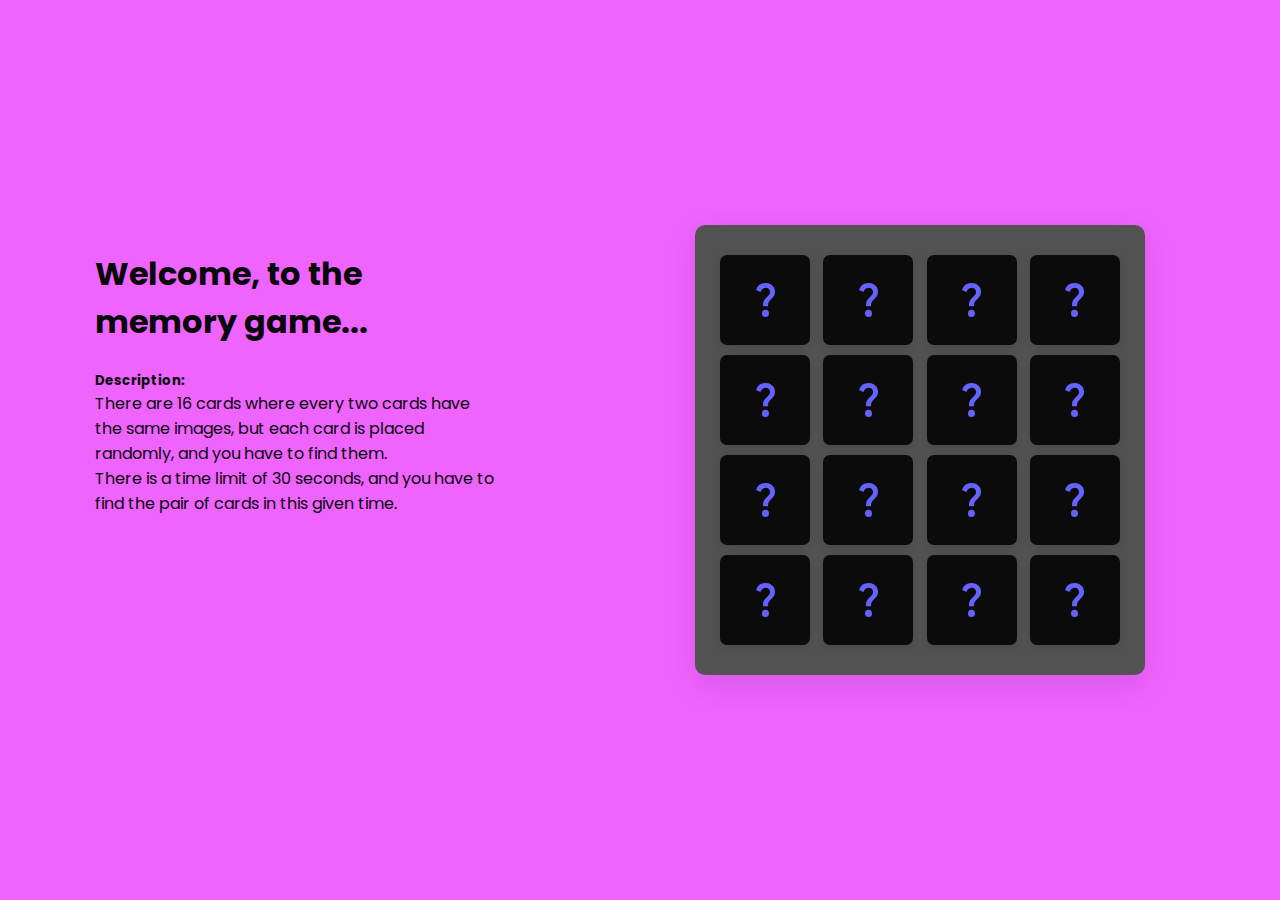
<file: index.html>
<!DOCTYPE html>
<!-- Coding By CodingNepal - youtube.com/codingnepal -->
<html lang="en" dir="ltr">

<head>
    <meta charset="utf-8">
    <title>Memory Card Game in JavaScript | CodingNepal</title>
    <link rel="stylesheet" href="style.css">
    <meta name="viewport" content="width=device-width, initial-scale=1.0">
</head>

<body>
    <div class="whole">
        <div class="first-half">
            <h1 class="heading">Welcome, to the memory game...</h1>
            <br>

            <h5>Description:</h5>
            <p>
                There are 16 cards where every two cards have the same images, but each card is placed randomly, and you
                have to find
                them.
            </p>
            <p>There is a time limit of 30 seconds, and you have to find the pair of cards in this given time.</p>
        </div>

        <div class="wrapper">

            <ul class="cards">
                <li class="card">
                    <div class="view front-view">
                        <img src="images/que_icon.svg" alt="icon">
                    </div>
                    <div class="view back-view">
                        <img src="images/img-1.png" alt="card-img">
                    </div>
                </li>
                <li class="card">
                    <div class="view front-view">
                        <img src="images/que_icon.svg" alt="icon">
                    </div>
                    <div class="view back-view">
                        <img src="images/img-6.png" alt="card-img">
                    </div>
                </li>
                <li class="card">
                    <div class="view front-view">
                        <img src="images/que_icon.svg" alt="icon">
                    </div>
                    <div class="view back-view">
                        <img src="images/img-3.png" alt="card-img">
                    </div>
                </li>
                <li class="card">
                    <div class="view front-view">
                        <img src="images/que_icon.svg" alt="icon">
                    </div>
                    <div class="view back-view">
                        <img src="images/img-2.png" alt="card-img">
                    </div>
                </li>
                <li class="card">
                    <div class="view front-view">
                        <img src="images/que_icon.svg" alt="icon">
                    </div>
                    <div class="view back-view">
                        <img src="images/img-1.png" alt="card-img">
                    </div>
                </li>
                <li class="card">
                    <div class="view front-view">
                        <img src="images/que_icon.svg" alt="icon">
                    </div>
                    <div class="view back-view">
                        <img src="images/img-5.png" alt="card-img">
                    </div>
                </li>
                <li class="card">
                    <div class="view front-view">
                        <img src="images/que_icon.svg" alt="icon">
                    </div>
                    <div class="view back-view">
                        <img src="images/img-2.png" alt="card-img">
                    </div>
                </li>
                <li class="card">
                    <div class="view front-view">
                        <img src="images/que_icon.svg" alt="icon">
                    </div>
                    <div class="view back-view">
                        <img src="images/img-6.png" alt="card-img">
                    </div>
                </li>
                <li class="card">
                    <div class="view front-view">
                        <img src="images/que_icon.svg" alt="icon">
                    </div>
                    <div class="view back-view">
                        <img src="images/img-3.png" alt="card-img">
                    </div>
                </li>
                <li class="card">
                    <div class="view front-view">
                        <img src="images/que_icon.svg" alt="icon">
                    </div>
                    <div class="view back-view">
                        <img src="images/img-4.png" alt="card-img">
                    </div>
                </li>
                <li class="card">
                    <div class="view front-view">
                        <img src="images/que_icon.svg" alt="icon">
                    </div>
                    <div class="view back-view">
                        <img src="images/img-5.png" alt="card-img">
                    </div>
                </li>
                <li class="card">
                    <div class="view front-view">
                        <img src="images/que_icon.svg" alt="icon">
                    </div>
                    <div class="view back-view">
                        <img src="images/img-4.png" alt="card-img">
                    </div>
                </li>
                <li class="card">
                    <div class="view front-view">
                        <img src="images/que_icon.svg" alt="icon">
                    </div>
                    <div class="view back-view">
                        <img src="images/img-4.png" alt="card-img">
                    </div>
                </li>
                <li class="card">
                    <div class="view front-view">
                        <img src="images/que_icon.svg" alt="icon">
                    </div>
                    <div class="view back-view">
                        <img src="images/img-4.png" alt="card-img">
                    </div>
                </li>
                <li class="card">
                    <div class="view front-view">
                        <img src="images/que_icon.svg" alt="icon">
                    </div>
                    <div class="view back-view">
                        <img src="images/img-4.png" alt="card-img">
                    </div>
                </li>
                <li class="card">
                    <div class="view front-view">
                        <img src="images/que_icon.svg" alt="icon">
                    </div>
                    <div class="view back-view">
                        <img src="images/img-4.png" alt="card-img">
                    </div>
                </li>
            </ul>
        </div>
    </div>

    <script src="script.js"></script>

</body>

</html>
</file>
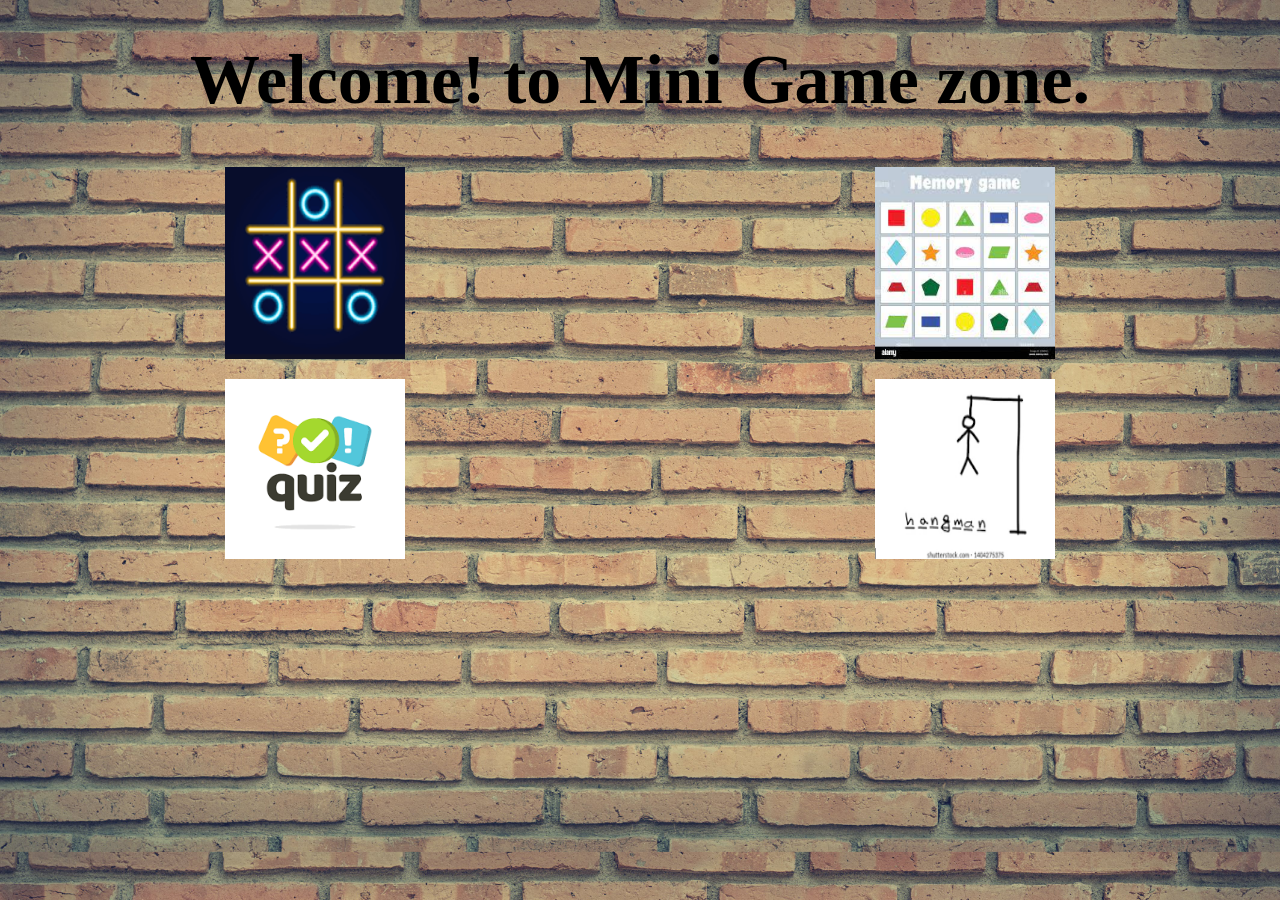
<file: minor/index.html>
<!DOCTYPE html>
<html lang="en">

<head>
    <meta charset="UTF-8">
    <meta name="viewport" content="width=device-width, initial-scale=1.0">
    <title>Mini-Games ZONE </title>
    <link rel="stylesheet" href="style.css">
</head>

<body>
    <header>
        <h1 class="headings">Welcome! to Mini Game zone.</h1>
        <!-- <p>select an option</p> -->
    </header>
    <div class="image-container">
        <!-- Image Link 1 -->

        <a href="Tic-Tac-toe/index1.html" class="image-link">
            <img src="tic-tac-toe.png" alt="Image 1" class="imageClass">
        </a>

        <!-- Image Link 2 -->
        <a href="page2.html" class="image-link">
            <img src="memory-Game.jpeg" alt="Image 2">
        </a>

        <!-- Image Link 3 -->
        <a href="page3.html" class="image-link">
            <img src="quiz.png" alt="Image 3">
        </a>

        <!-- Image Link 4 -->
        <a href="page4.html" class="image-link">
            <img src="hanging.png" alt="Image 4">
        </a>
    </div>
</body>

</html>
</file>
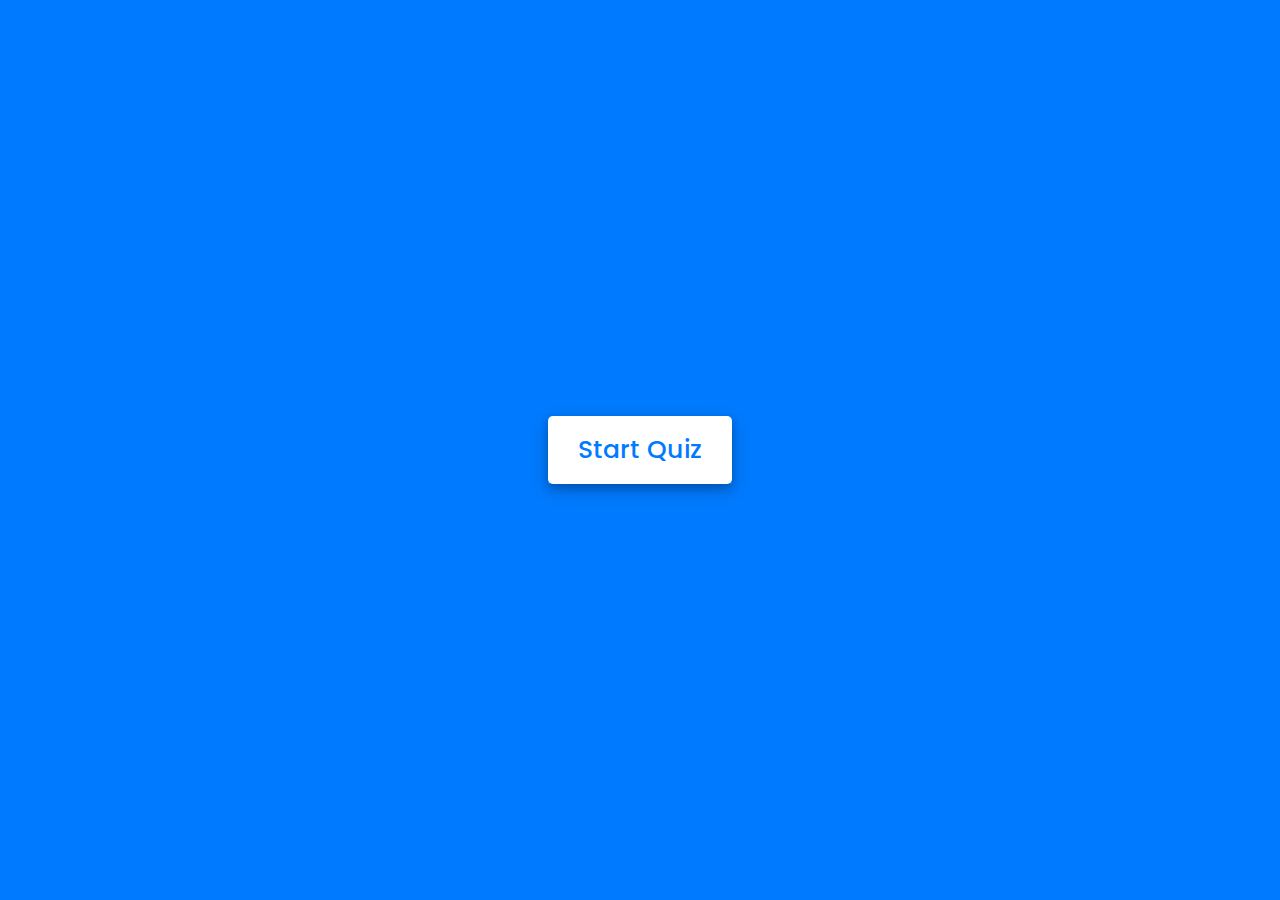
<file: QuizApplication/index.html>
<!DOCTYPE html>
<!-- Created By CodingNepal - www.codingnepalweb.com -->
<!DOCTYPE html>
<html lang="en">

<head>
    <meta charset="UTF-8">
    <meta name="viewport" content="width=device-width, initial-scale=1.0">
    <title>Awesome Quiz App | CodingNepal</title>
    <link rel="stylesheet" href="style.css">
    <!-- FontAweome CDN Link for Icons -->
    <link rel="stylesheet" href="https://cdnjs.cloudflare.com/ajax/libs/font-awesome/5.15.3/css/all.min.css" />
</head>

<body>
    <!-- start Quiz button -->
    <div class="start_btn"><button>Start Quiz</button></div>

    <!-- Info Box -->
    <div class="info_box">
        <div class="info-title"><span>Some Rules of this Quiz</span></div>
        <div class="info-list">
            <div class="info">1. You will have only <span>15 seconds</span> per each question.</div>
            <div class="info">2. Once you select your answer, it can't be undone.</div>
            <div class="info">3. You can't select any option once time goes off.</div>
            <div class="info">4. You can't exit from the Quiz while you're playing.</div>
            <div class="info">5. You'll get points on the basis of your correct answers.</div>
        </div>
        <div class="buttons">
            <button class="quit">Exit Quiz</button>
            <button class="restart">Continue</button>
        </div>
    </div>

    <!-- Quiz Box -->
    <div class="quiz_box">
        <header>
            <div class="title">Awesome Quiz Application</div>
            <div class="timer">
                <div class="time_left_txt">Time Left</div>
                <div class="timer_sec">15</div>
            </div>
            <div class="time_line"></div>
        </header>
        <section>
            <div class="que_text">
                <!-- Here I've inserted question from JavaScript -->
            </div>
            <div class="option_list">
                <!-- Here I've inserted options from JavaScript -->
            </div>
        </section>

        <!-- footer of Quiz Box -->
        <footer>
            <div class="total_que">
                <!-- Here I've inserted Question Count Number from JavaScript -->
            </div>
            <button class="next_btn">Next Que</button>
        </footer>
    </div>

    <!-- Result Box -->
    <div class="result_box">
        <div class="icon">
            <i class="fas fa-crown"></i>
        </div>
        <div class="complete_text">You've completed the Quiz!</div>
        <div class="score_text">
            <!-- Here I've inserted Score Result from JavaScript -->
        </div>
        <div class="buttons">
            <button class="restart">Replay Quiz</button>
            <button class="quit">Quit Quiz</button>
        </div>
    </div>

    <!-- Inside this JavaScript file I've inserted Questions and Options only -->
    <script src="question.js"></script>

    <!-- Inside this JavaScript file I've coded all Quiz Codes -->
    <script src="script.js"></script>

</body>

</html>

</html>
</file>
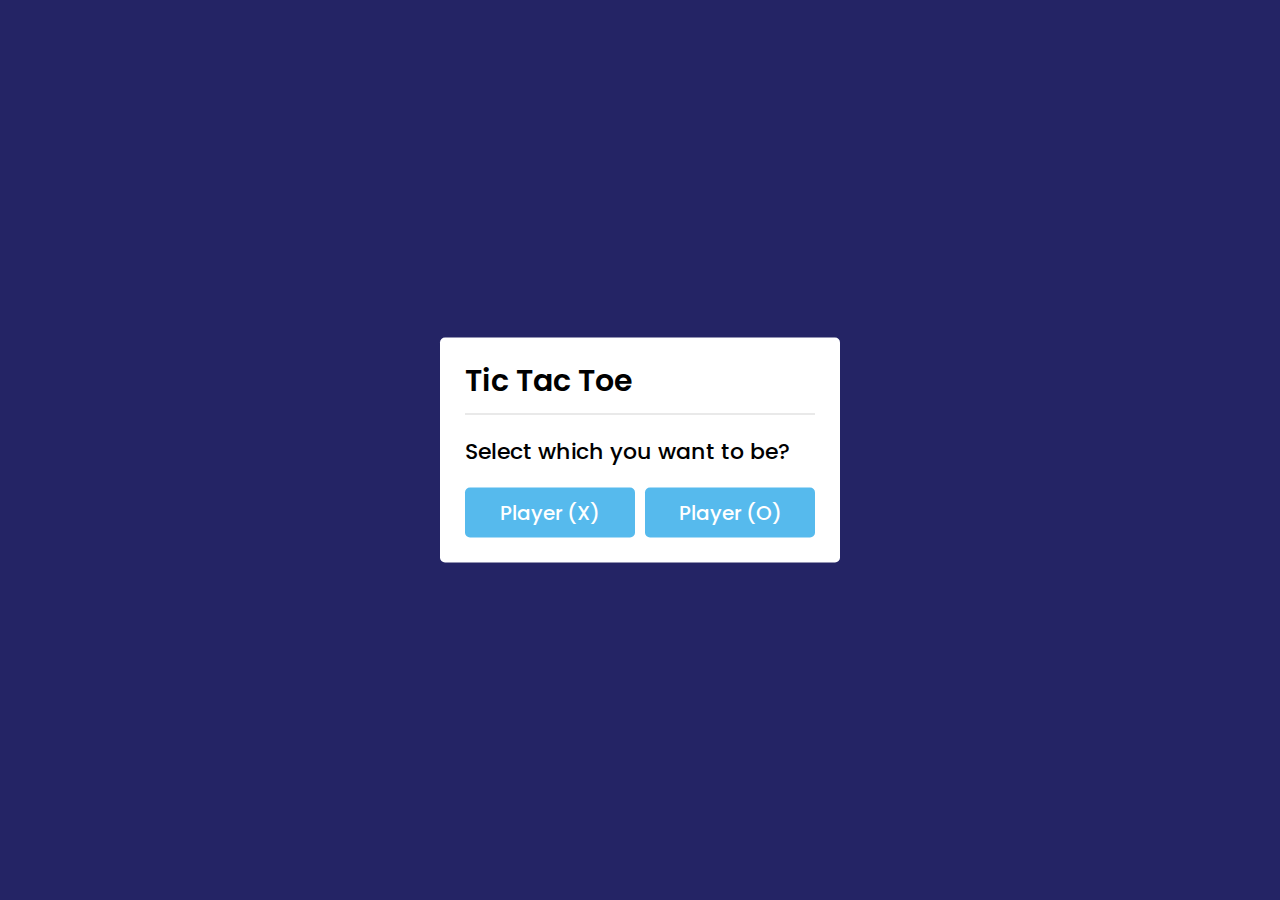
<file: Tic-Tac-toe/index1.html>
<!DOCTYPE html>
<!-- Created By CodingNepal - www.youtube.com/codingnepal || www.codingnepalweb.com -->
<html lang="en">

<head>
    <meta charset="UTF-8">
    <title>Tic Tac Toe Game | CodingNepal</title>
    <link rel="stylesheet" href="style.css">
    <link rel="stylesheet" href="https://cdnjs.cloudflare.com/ajax/libs/font-awesome/5.15.3/css/all.min.css" />
</head>

<body>
    <!-- select box -->
    <div class="select-box">
        <header>Tic Tac Toe</header>
        <div class="content">
            <div class="title">Select which you want to be?</div>
            <div class="options">
                <button class="playerX">Player (X)</button>
                <button class="playerO">Player (O)</button>
            </div>

        </div>
    </div>

    <!-- playboard section -->
    <div class="play-board">
        <div class="details">
            <div class="players">
                <span class="Xturn">X's Turn</span>
                <span class="Oturn">O's Turn</span>
                <div class="slider"></div>
            </div>
        </div>
        <div class="play-area">
            <section>
                <span class="box1"></span>
                <span class="box2"></span>
                <span class="box3"></span>
            </section>
            <section>
                <span class="box4"></span>
                <span class="box5"></span>
                <span class="box6"></span>
            </section>
            <section>
                <span class="box7"></span>
                <span class="box8"></span>
                <span class="box9"></span>
            </section>
        </div>
    </div>

    <!-- result box -->
    <div class="result-box">
        <div class="won-text"></div>
        <div class="btn"><button>Replay</button></div>
    </div>

    <script src="script.js"></script>

</body>

</html>
</file>
<file: style.css>
/* Import Google Font - Poppins */
@import url('https://fonts.googleapis.com/css2?family=Poppins:wght@400;500;600;700&display=swap');

* {
    margin: 0;
    padding: 0;
    box-sizing: border-box;
    font-family: 'Poppins', sans-serif;
}

body {
    display: flex;
    align-items: center;
    justify-content: center;
    min-height: 100vh;
    background: #ef63ff;
}

.whole {
    display: flex;
    justify-content: flex-start;
    align-items: center;
}

.first-half {
    width: 400px;
    /* Set a width for demonstration purposes */
    height: 400px;
    margin-right: 200px;
    /* Set a height for demonstration purposes */

    color: rgb(9, 9, 9);

    /* Just for visualization */
}

.heading {
    margin-right: 100px;
    font-style: initial;
}

.wrapper {
    padding: 25px;
    border-radius: 10px;
    background: #535252;
    box-shadow: 0 10px 30px rgba(0, 0, 0, 0.1);
    margin-right: 40px;
}

.cards,
.card,
.view {
    display: flex;
    align-items: center;
    justify-content: center;
}

.cards {
    height: 400px;
    width: 400px;
    flex-wrap: wrap;
    justify-content: space-between;
}

.cards .card {
    cursor: pointer;
    list-style: none;
    user-select: none;
    position: relative;
    perspective: 1000px;
    transform-style: preserve-3d;
    height: calc(100% / 4 - 10px);
    width: calc(100% / 4 - 10px);
}

.card.shake {
    animation: shake 0.35s ease-in-out;
}

@keyframes shake {

    0%,
    100% {
        transform: translateX(0);
    }

    20% {
        transform: translateX(-13px);
    }

    40% {
        transform: translateX(13px);
    }

    60% {
        transform: translateX(-8px);
    }

    80% {
        transform: translateX(8px);
    }
}

.card .view {
    width: 100%;
    height: 100%;
    position: absolute;
    border-radius: 7px;
    background: #0b0b0b;
    pointer-events: none;
    backface-visibility: hidden;
    box-shadow: 0 3px 10px rgba(0, 0, 0, 0.1);
    transition: transform 0.25s linear;
}

.card .front-view img {
    width: 19px;
}

.card .back-view img {
    max-width: 45px;
}

.card .back-view {
    transform: rotateY(-180deg);
}

.card.flip .back-view {
    transform: rotateY(0);
}

.card.flip .front-view {
    transform: rotateY(180deg);
}

@media screen and (max-width: 700px) {
    .cards {
        height: 350px;
        width: 350px;
    }

    .card .front-view img {
        width: 17px;
    }

    .card .back-view img {
        max-width: 40px;
    }
}

@media screen and (max-width: 530px) {
    .cards {
        height: 300px;
        width: 300px;
    }

    .card .front-view img {
        width: 15px;
    }

    .card .back-view img {
        max-width: 35px;
    }
}
</file>
<file: minor/style.css>
body {
    margin: 0;
    padding: 0;
    background-image: url("pexels-fwstudio-132192.jpg");
    /* background-repeat: no-repeat, repeat; */
    background-size: cover;
}


h1 {
    text-align: center;
    font-size: 70px;
    color: black;
    margin-top: 0px;
}

p {
    text-align: center;
    font-size: 40px;

}

h4 {
    text-align: center;
    font-size: 70px;
}

.headings {
    margin-top: 40px;
}

.imageClass {
    width: 60px;
    height: 60px;
}

.image-container {
    display: grid;
    grid-template-columns: repeat(2, 1fr);
    gap: 20px;
    /* padding: 20px; */
}

/* Style each image link */
.image-link {
    display: flex;
    justify-content: space-around;
    position: relative;
    overflow: hidden;
}

/* Style the image within the link */
.image-link img {
    width: 180px;
    height: auto;
    transition: transform 0.3s ease-in-out;
}

/* Add a hover effect to the image */
.image-link:hover img {
    transform: scale(1.1);
}
</file>
<file: QuizApplication/style.css>
/* importing google fonts */
@import url('https://fonts.googleapis.com/css2?family=Poppins:wght@200;300;400;500;600;700&display=swap');

* {
    margin: 0;
    padding: 0;
    box-sizing: border-box;
    font-family: 'Poppins', sans-serif;
}

body {
    background: #007bff;
}

::selection {
    color: #fff;
    background: #007bff;
}

.start_btn,
.info_box,
.quiz_box,
.result_box {
    position: absolute;
    top: 50%;
    left: 50%;
    transform: translate(-50%, -50%);
    box-shadow: 0 4px 8px 0 rgba(0, 0, 0, 0.2),
        0 6px 20px 0 rgba(0, 0, 0, 0.19);
}

.info_box.activeInfo,
.quiz_box.activeQuiz,
.result_box.activeResult {
    opacity: 1;
    z-index: 5;
    pointer-events: auto;
    transform: translate(-50%, -50%) scale(1);
}

.start_btn button {
    font-size: 25px;
    font-weight: 500;
    color: #007bff;
    padding: 15px 30px;
    outline: none;
    border: none;
    border-radius: 5px;
    background: #fff;
    cursor: pointer;
}

.info_box {
    width: 540px;
    background: #fff;
    border-radius: 5px;
    transform: translate(-50%, -50%) scale(0.9);
    opacity: 0;
    pointer-events: none;
    transition: all 0.3s ease;
}

.info_box .info-title {
    height: 60px;
    width: 100%;
    border-bottom: 1px solid lightgrey;
    display: flex;
    align-items: center;
    padding: 0 30px;
    border-radius: 5px 5px 0 0;
    font-size: 20px;
    font-weight: 600;
}

.info_box .info-list {
    padding: 15px 30px;
}

.info_box .info-list .info {
    margin: 5px 0;
    font-size: 17px;
}

.info_box .info-list .info span {
    font-weight: 600;
    color: #007bff;
}

.info_box .buttons {
    height: 60px;
    display: flex;
    align-items: center;
    justify-content: flex-end;
    padding: 0 30px;
    border-top: 1px solid lightgrey;
}

.info_box .buttons button {
    margin: 0 5px;
    height: 40px;
    width: 100px;
    font-size: 16px;
    font-weight: 500;
    cursor: pointer;
    border: none;
    outline: none;
    border-radius: 5px;
    border: 1px solid #007bff;
    transition: all 0.3s ease;
}

.quiz_box {
    width: 550px;
    background: #fff;
    border-radius: 5px;
    transform: translate(-50%, -50%) scale(0.9);
    opacity: 0;
    pointer-events: none;
    transition: all 0.3s ease;
}

.quiz_box header {
    position: relative;
    z-index: 2;
    height: 70px;
    padding: 0 30px;
    background: #fff;
    border-radius: 5px 5px 0 0;
    display: flex;
    align-items: center;
    justify-content: space-between;
    box-shadow: 0px 3px 5px 1px rgba(0, 0, 0, 0.1);
}

.quiz_box header .title {
    font-size: 20px;
    font-weight: 600;
}

.quiz_box header .timer {
    color: #004085;
    background: #cce5ff;
    border: 1px solid #b8daff;
    height: 45px;
    padding: 0 8px;
    border-radius: 5px;
    display: flex;
    align-items: center;
    justify-content: space-between;
    width: 145px;
}

.quiz_box header .timer .time_left_txt {
    font-weight: 400;
    font-size: 17px;
    user-select: none;
}

.quiz_box header .timer .timer_sec {
    font-size: 18px;
    font-weight: 500;
    height: 30px;
    width: 45px;
    color: #fff;
    border-radius: 5px;
    line-height: 30px;
    text-align: center;
    background: #343a40;
    border: 1px solid #343a40;
    user-select: none;
}

.quiz_box header .time_line {
    position: absolute;
    bottom: 0px;
    left: 0px;
    height: 3px;
    background: #007bff;
}

section {
    padding: 25px 30px 20px 30px;
    background: #fff;
}

section .que_text {
    font-size: 25px;
    font-weight: 600;
}

section .option_list {
    padding: 20px 0px;
    display: block;
}

section .option_list .option {
    background: aliceblue;
    border: 1px solid #84c5fe;
    border-radius: 5px;
    padding: 8px 15px;
    font-size: 17px;
    margin-bottom: 15px;
    cursor: pointer;
    transition: all 0.3s ease;
    display: flex;
    align-items: center;
    justify-content: space-between;
}

section .option_list .option:last-child {
    margin-bottom: 0px;
}

section .option_list .option:hover {
    color: #004085;
    background: #cce5ff;
    border: 1px solid #b8daff;
}

section .option_list .option.correct {
    color: #155724;
    background: #d4edda;
    border: 1px solid #c3e6cb;
}

section .option_list .option.incorrect {
    color: #721c24;
    background: #f8d7da;
    border: 1px solid #f5c6cb;
}

section .option_list .option.disabled {
    pointer-events: none;
}

section .option_list .option .icon {
    height: 26px;
    width: 26px;
    border: 2px solid transparent;
    border-radius: 50%;
    text-align: center;
    font-size: 13px;
    pointer-events: none;
    transition: all 0.3s ease;
    line-height: 24px;
}

.option_list .option .icon.tick {
    color: #23903c;
    border-color: #23903c;
    background: #d4edda;
}

.option_list .option .icon.cross {
    color: #a42834;
    background: #f8d7da;
    border-color: #a42834;
}

footer {
    height: 60px;
    padding: 0 30px;
    display: flex;
    align-items: center;
    justify-content: space-between;
    border-top: 1px solid lightgrey;
}

footer .total_que span {
    display: flex;
    user-select: none;
}

footer .total_que span p {
    font-weight: 500;
    padding: 0 5px;
}

footer .total_que span p:first-child {
    padding-left: 0px;
}

footer button {
    height: 40px;
    padding: 0 13px;
    font-size: 18px;
    font-weight: 400;
    cursor: pointer;
    border: none;
    outline: none;
    color: #fff;
    border-radius: 5px;
    background: #007bff;
    border: 1px solid #007bff;
    line-height: 10px;
    opacity: 0;
    pointer-events: none;
    transform: scale(0.95);
    transition: all 0.3s ease;
}

footer button:hover {
    background: #0263ca;
}

footer button.show {
    opacity: 1;
    pointer-events: auto;
    transform: scale(1);
}

.result_box {
    background: #fff;
    border-radius: 5px;
    display: flex;
    padding: 25px 30px;
    width: 450px;
    align-items: center;
    flex-direction: column;
    justify-content: center;
    transform: translate(-50%, -50%) scale(0.9);
    opacity: 0;
    pointer-events: none;
    transition: all 0.3s ease;
}

.result_box .icon {
    font-size: 100px;
    color: #007bff;
    margin-bottom: 10px;
}

.result_box .complete_text {
    font-size: 20px;
    font-weight: 500;
}

.result_box .score_text span {
    display: flex;
    margin: 10px 0;
    font-size: 18px;
    font-weight: 500;
}

.result_box .score_text span p {
    padding: 0 4px;
    font-weight: 600;
}

.result_box .buttons {
    display: flex;
    margin: 20px 0;
}

.result_box .buttons button {
    margin: 0 10px;
    height: 45px;
    padding: 0 20px;
    font-size: 18px;
    font-weight: 500;
    cursor: pointer;
    border: none;
    outline: none;
    border-radius: 5px;
    border: 1px solid #007bff;
    transition: all 0.3s ease;
}

.buttons button.restart {
    color: #fff;
    background: #007bff;
}

.buttons button.restart:hover {
    background: #0263ca;
}

.buttons button.quit {
    color: #007bff;
    background: #fff;
}

.buttons button.quit:hover {
    color: #fff;
    background: #007bff;
}
</file>
<file: Tic-Tac-toe/style.css>
@import url('https://fonts.googleapis.com/css2?family=Poppins:wght@200;300;400;500;600;700&display=swap');

* {
    margin: 0;
    padding: 0;
    box-sizing: border-box;
    font-family: 'Poppins', sans-serif;
}

::selection {
    color: #fff;
    background: #ed8656;
}

body {
    background: #242465;
}

.select-box,
.play-board,
.result-box {
    position: absolute;
    top: 50%;
    left: 50%;
    transform: translate(-50%, -50%);
    transition: all 0.3s ease;
}

.select-box {
    background: #ffffff;
    padding: 20px 25px 25px;
    border-radius: 5px;
    max-width: 400px;
    width: 100%;
}

.select-box.hide {
    opacity: 0;
    pointer-events: none;
}

.select-box header {
    font-size: 30px;
    font-weight: 600;
    padding-bottom: 10px;
    border-bottom: 1px solid lightgrey;
}

.select-box .title {
    font-size: 22px;
    font-weight: 500;
    margin: 20px 0;
}

.select-box .options {
    display: flex;
    width: 100%;
}

.options button {
    width: 100%;
    font-size: 20px;
    font-weight: 500;
    padding: 10px 0;
    border: none;
    background: #56baed;
    border-radius: 5px;
    color: #fff;
    outline: none;
    cursor: pointer;
    transition: all 0.3s ease;
}

.options button:hover,
.btn button:hover {
    transform: scale(0.96);
}

.options button.playerX {
    margin-right: 5px;
}

.options button.playerO {
    margin-left: 5px;
}

.select-box .credit {
    text-align: center;
    margin-top: 20px;
    font-size: 18px;
    font-weight: 500;
}

.select-box .credit a {
    color: #56baed;
    text-decoration: none;
}

.select-box .credit a:hover {
    text-decoration: underline;
}

.play-board {
    opacity: 0;
    pointer-events: none;
    transform: translate(-50%, -50%) scale(0.9);
}

.play-board.show {
    opacity: 1;
    pointer-events: auto;
    transform: translate(-50%, -50%) scale(1);
}

.play-board .details {
    padding: 7px;
    border-radius: 5px;
    background: #fff;
}

.play-board .players {
    width: 100%;
    display: flex;
    position: relative;
    justify-content: space-between;
}

.players span {
    position: relative;
    z-index: 2;
    color: #56baed;
    font-size: 20px;
    font-weight: 500;
    padding: 10px 0;
    width: 100%;
    text-align: center;
    cursor: default;
    user-select: none;
    transition: all 0.3 ease;
}

.players.active span:first-child {
    color: #fff;
}

.players.active span:last-child {
    color: #56baed;
}

.players span:first-child {
    color: #fff;
}

.players .slider {
    position: absolute;
    top: 0;
    left: 0;
    width: 50%;
    height: 100%;
    background: #56baed;
    border-radius: 5px;
    transition: all 0.3s ease;
}

.players.active .slider {
    left: 50%;
}

.players.active span:first-child {
    color: #56baed;
}

.players.active span:nth-child(2) {
    color: #fff;
}

.players.active .slider {
    left: 50%;
}

.play-area {
    margin-top: 20px;
}

.play-area section {
    display: flex;
    margin-bottom: 1px;
}

.play-area section span {
    display: block;
    height: 90px;
    width: 90px;
    margin: 2px;
    color: #56baed;
    font-size: 40px;
    line-height: 80px;
    text-align: center;
    border-radius: 5px;
    background: #fff;
}

.result-box {
    padding: 25px 20px;
    border-radius: 5px;
    max-width: 400px;
    width: 100%;
    opacity: 0;
    text-align: center;
    background: #fff;
    pointer-events: none;
    transform: translate(-50%, -50%) scale(0.9);
}

.result-box.show {
    opacity: 1;
    pointer-events: auto;
    transform: translate(-50%, -50%) scale(1);
}

.result-box .won-text {
    font-size: 30px;
    font-weight: 500;
    display: flex;
    justify-content: center;
}

.result-box .won-text p {
    font-weight: 600;
    margin: 0 5px;
}

.result-box .btn {
    width: 100%;
    margin-top: 25px;
    display: flex;
    justify-content: center;
}

.btn button {
    font-size: 18px;
    font-weight: 500;
    padding: 8px 20px;
    border: none;
    background: #56baed;
    border-radius: 5px;
    color: #fff;
    outline: none;
    cursor: pointer;
    transition: all 0.3s ease;
}
</file>
